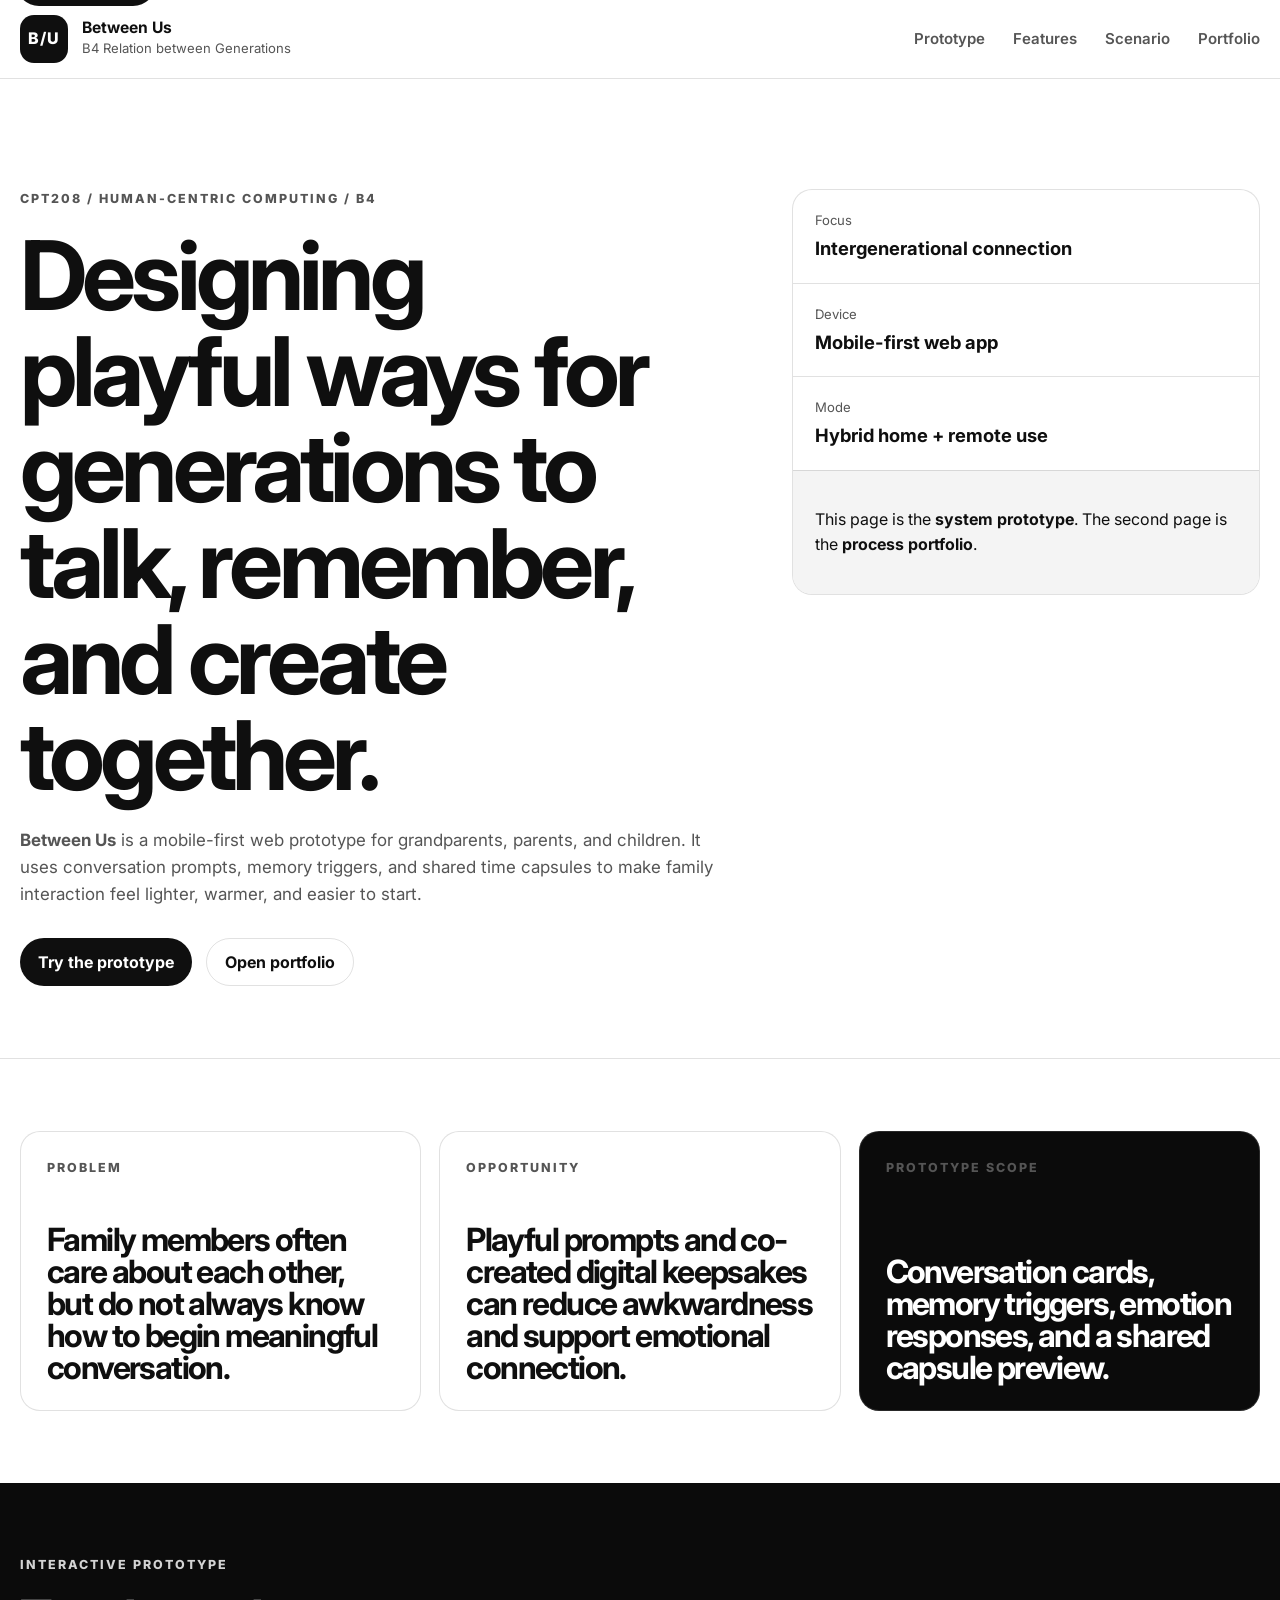
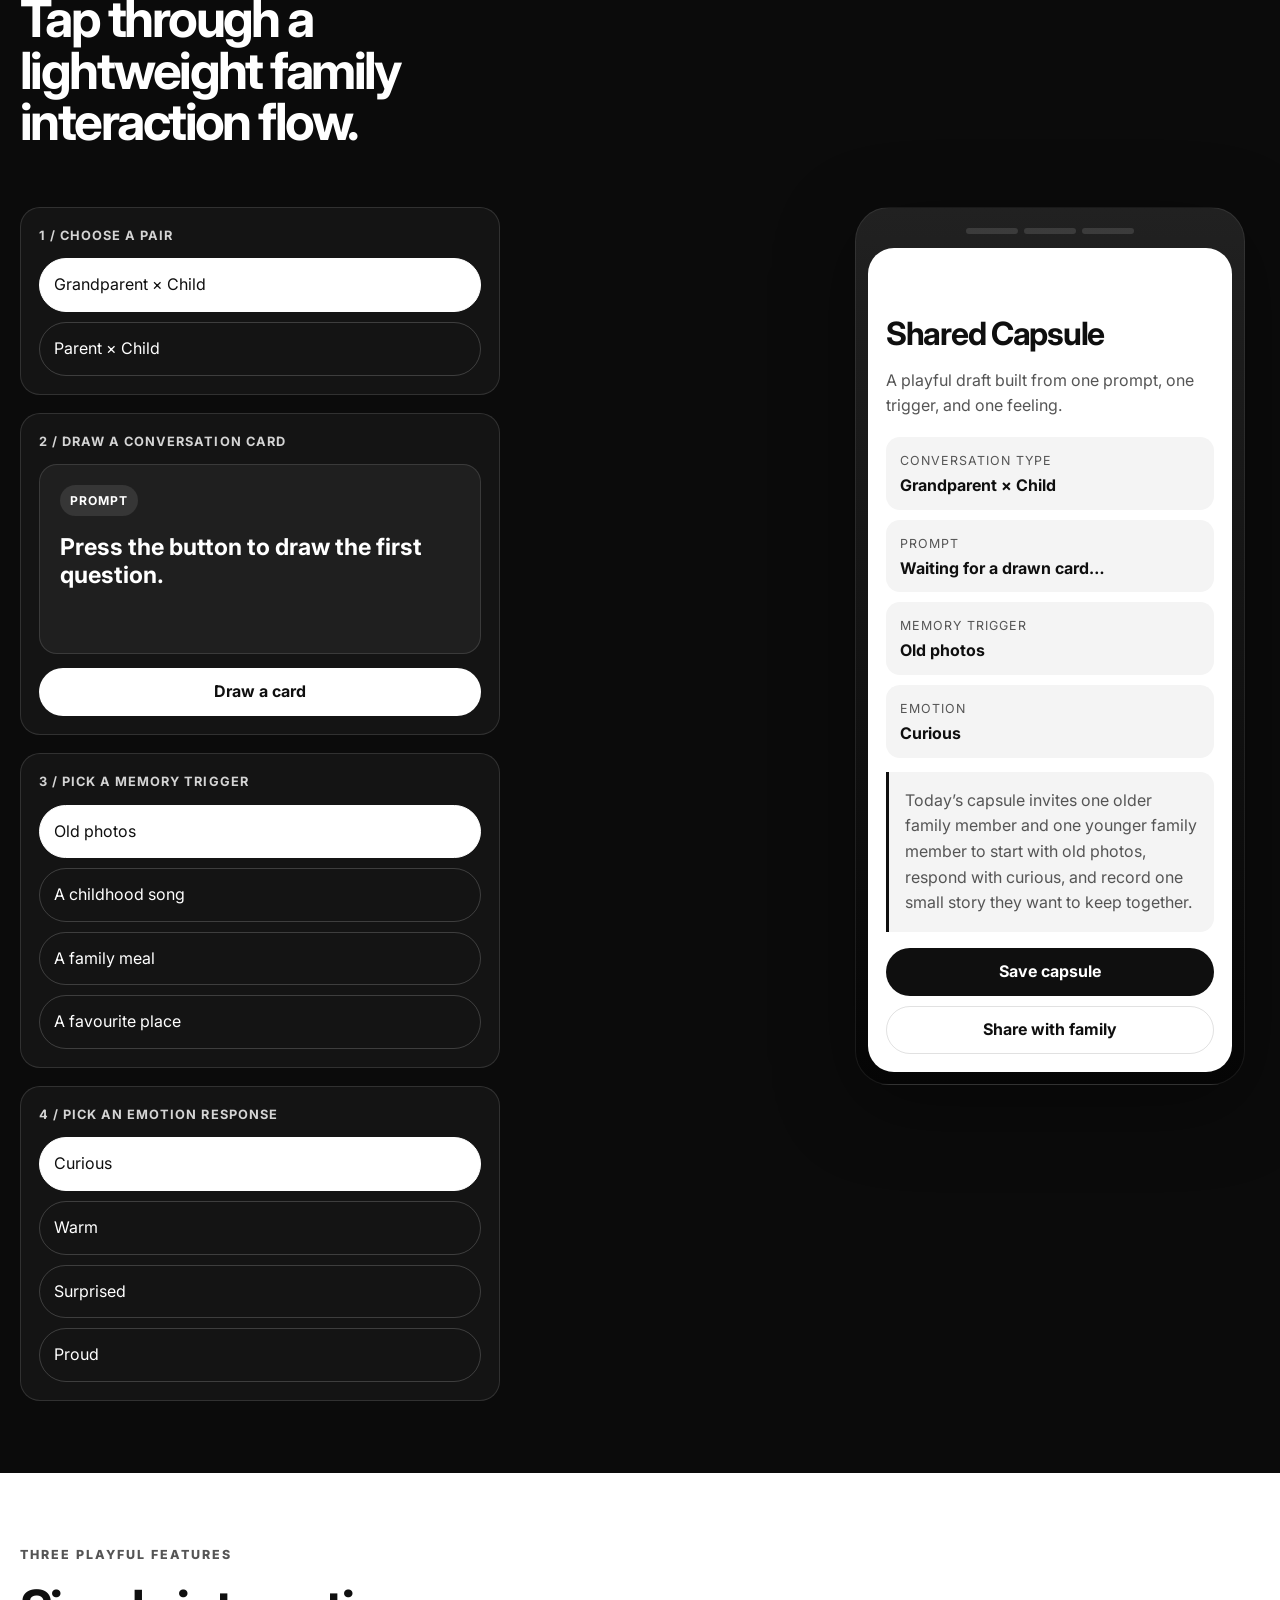
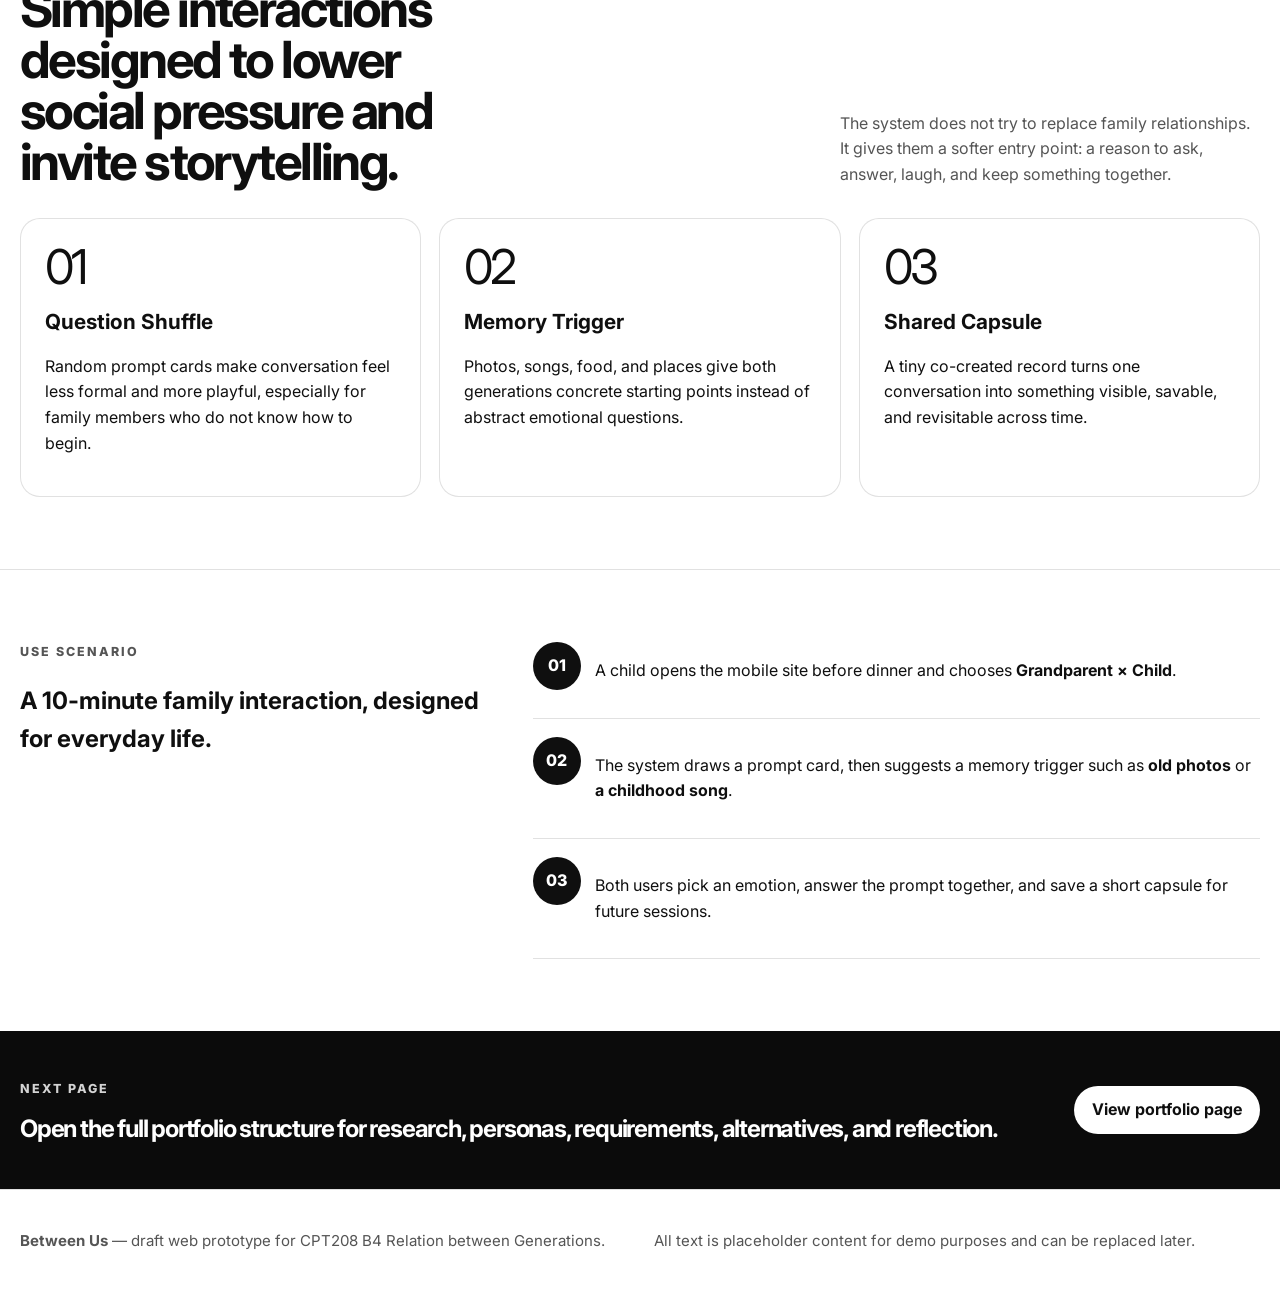
<file: index.html>
<!DOCTYPE html>
<html lang="en">
<head>
  <meta charset="utf-8">
  <meta name="viewport" content="width=device-width, initial-scale=1">
  <title>Between Us — B4 Relation between Generations</title>
  <meta name="description" content="A web prototype for playful intergenerational connection.">
  <link rel="preconnect" href="https://fonts.googleapis.com">
  <link rel="preconnect" href="https://fonts.gstatic.com" crossorigin>
  <link href="https://fonts.googleapis.com/css2?family=Inter:wght@400;500;600;700;800;900&display=swap" rel="stylesheet">
  <link rel="stylesheet" href="styles.css">
</head>
<body class="theme-light">
  <a class="skip-link" href="#main">Skip to content</a>

  <header class="site-header">
    <div class="wrap header-inner">
      <a class="brand" href="index.html" aria-label="Between Us home">
        <span class="brand-mark">B/U</span>
        <span class="brand-text">
          <strong>Between Us</strong>
          <span>B4 Relation between Generations</span>
        </span>
      </a>

      <button class="menu-toggle" type="button" aria-expanded="false" aria-controls="site-nav">
        <span></span>
        <span></span>
      </button>

      <nav class="site-nav" id="site-nav" aria-label="Primary">
        <a href="#prototype">Prototype</a>
        <a href="#features">Features</a>
        <a href="#scenario">Scenario</a>
        <a href="portfolio.html">Portfolio</a>
      </nav>
    </div>
  </header>

  <main id="main">
    <section class="hero section-xl">
      <div class="wrap hero-grid">
        <div class="hero-copy">
          <p class="eyebrow">CPT208 / HUMAN-CENTRIC COMPUTING / B4</p>
          <h1>Designing playful ways for generations to talk, remember, and create together.</h1>
          <p class="hero-text">
            <strong>Between Us</strong> is a mobile-first web prototype for grandparents, parents, and children.
            It uses conversation prompts, memory triggers, and shared time capsules to make family interaction
            feel lighter, warmer, and easier to start.
          </p>
          <div class="hero-actions">
            <a class="button button-dark" href="#prototype">Try the prototype</a>
            <a class="button button-outline" href="portfolio.html">Open portfolio</a>
          </div>
        </div>

        <div class="hero-panel">
          <div class="hero-stat">
            <span>Focus</span>
            <strong>Intergenerational connection</strong>
          </div>
          <div class="hero-stat">
            <span>Device</span>
            <strong>Mobile-first web app</strong>
          </div>
          <div class="hero-stat">
            <span>Mode</span>
            <strong>Hybrid home + remote use</strong>
          </div>
          <div class="hero-note">
            <p>This page is the <strong>system prototype</strong>. The second page is the <strong>process portfolio</strong>.</p>
          </div>
        </div>
      </div>
    </section>

    <section class="section border-top">
      <div class="wrap editorial-grid">
        <article class="editorial-card">
          <p class="eyebrow">Problem</p>
          <h2>Family members often care about each other, but do not always know how to begin meaningful conversation.</h2>
        </article>
        <article class="editorial-card">
          <p class="eyebrow">Opportunity</p>
          <h2>Playful prompts and co-created digital keepsakes can reduce awkwardness and support emotional connection.</h2>
        </article>
        <article class="editorial-card dark-card">
          <p class="eyebrow">Prototype scope</p>
          <h2>Conversation cards, memory triggers, emotion responses, and a shared capsule preview.</h2>
        </article>
      </div>
    </section>

    <section class="section section-dark" id="prototype">
      <div class="wrap prototype-shell">
        <div class="section-heading">
          <p class="eyebrow">Interactive prototype</p>
          <h2>Tap through a lightweight family interaction flow.</h2>
        </div>

        <div class="prototype-layout">
          <aside class="prototype-sidebar">
            <div class="proto-block">
              <p class="mini-label">1 / Choose a pair</p>
              <div class="toggle-group" role="tablist" aria-label="Relationship type">
                <button class="toggle-pill is-active" type="button" data-pair="grandparent">Grandparent × Child</button>
                <button class="toggle-pill" type="button" data-pair="parent">Parent × Child</button>
              </div>
            </div>

            <div class="proto-block">
              <p class="mini-label">2 / Draw a conversation card</p>
              <div class="card-deck" id="question-card" aria-live="polite">
                <span class="card-tag">Prompt</span>
                <h3>Press the button to draw the first question.</h3>
              </div>
              <button class="button button-light button-full" id="draw-question" type="button">Draw a card</button>
            </div>

            <div class="proto-block">
              <p class="mini-label">3 / Pick a memory trigger</p>
              <div class="choice-grid" id="memory-triggers">
                <button class="choice-chip is-active" type="button" data-trigger="Old photos">Old photos</button>
                <button class="choice-chip" type="button" data-trigger="A childhood song">A childhood song</button>
                <button class="choice-chip" type="button" data-trigger="A family meal">A family meal</button>
                <button class="choice-chip" type="button" data-trigger="A favourite place">A favourite place</button>
              </div>
            </div>

            <div class="proto-block">
              <p class="mini-label">4 / Pick an emotion response</p>
              <div class="choice-grid" id="emotion-choices">
                <button class="choice-chip is-active" type="button" data-emotion="Curious">Curious</button>
                <button class="choice-chip" type="button" data-emotion="Warm">Warm</button>
                <button class="choice-chip" type="button" data-emotion="Surprised">Surprised</button>
                <button class="choice-chip" type="button" data-emotion="Proud">Proud</button>
              </div>
            </div>
          </aside>

          <div class="phone-preview">
            <div class="phone-frame">
              <div class="phone-topbar">
                <span></span>
                <span></span>
                <span></span>
              </div>

              <section class="app-screen">
                <div class="app-header">
                  <p class="mini-label" id="pair-label">Grandparent × Child</p>
                  <h3>Shared Capsule</h3>
                  <p>A playful draft built from one prompt, one trigger, and one feeling.</p>
                </div>

                <div class="capsule-preview">
                  <div class="capsule-line">
                    <span>Conversation type</span>
                    <strong id="capsule-pair">Grandparent × Child</strong>
                  </div>
                  <div class="capsule-line">
                    <span>Prompt</span>
                    <strong id="capsule-question">Waiting for a drawn card…</strong>
                  </div>
                  <div class="capsule-line">
                    <span>Memory trigger</span>
                    <strong id="capsule-trigger">Old photos</strong>
                  </div>
                  <div class="capsule-line">
                    <span>Emotion</span>
                    <strong id="capsule-emotion">Curious</strong>
                  </div>
                </div>

                <div class="micro-story" id="micro-story">
                  Today’s capsule invites one older family member and one younger family member to start with old photos,
                  respond with curiosity, and record a small story they want to keep.
                </div>

                <div class="screen-actions">
                  <button class="button button-dark button-full" type="button">Save capsule</button>
                  <button class="button button-ghost button-full" type="button">Share with family</button>
                </div>
              </section>
            </div>
          </div>
        </div>
      </div>
    </section>

    <section class="section" id="features">
      <div class="wrap">
        <div class="section-heading split-heading">
          <div>
            <p class="eyebrow">Three playful features</p>
            <h2>Simple interactions designed to lower social pressure and invite storytelling.</h2>
          </div>
          <p class="section-copy">
            The system does not try to replace family relationships. It gives them a softer entry point:
            a reason to ask, answer, laugh, and keep something together.
          </p>
        </div>

        <div class="feature-grid">
          <article class="feature-card">
            <p class="feature-index">01</p>
            <h3>Question Shuffle</h3>
            <p>Random prompt cards make conversation feel less formal and more playful, especially for family members who do not know how to begin.</p>
          </article>
          <article class="feature-card">
            <p class="feature-index">02</p>
            <h3>Memory Trigger</h3>
            <p>Photos, songs, food, and places give both generations concrete starting points instead of abstract emotional questions.</p>
          </article>
          <article class="feature-card">
            <p class="feature-index">03</p>
            <h3>Shared Capsule</h3>
            <p>A tiny co-created record turns one conversation into something visible, savable, and revisitable across time.</p>
          </article>
        </div>
      </div>
    </section>

    <section class="section border-top" id="scenario">
      <div class="wrap scenario-grid">
        <div>
          <p class="eyebrow">Use scenario</p>
          <h2>A 10-minute family interaction, designed for everyday life.</h2>
        </div>
        <div class="scenario-steps">
          <article>
            <span>01</span>
            <p>A child opens the mobile site before dinner and chooses <strong>Grandparent × Child</strong>.</p>
          </article>
          <article>
            <span>02</span>
            <p>The system draws a prompt card, then suggests a memory trigger such as <strong>old photos</strong> or <strong>a childhood song</strong>.</p>
          </article>
          <article>
            <span>03</span>
            <p>Both users pick an emotion, answer the prompt together, and save a short capsule for future sessions.</p>
          </article>
        </div>
      </div>
    </section>

    <section class="section section-dark section-compact">
      <div class="wrap cta-band">
        <div>
          <p class="eyebrow">Next page</p>
          <h2>Open the full portfolio structure for research, personas, requirements, alternatives, and reflection.</h2>
        </div>
        <a class="button button-light" href="portfolio.html">View portfolio page</a>
      </div>
    </section>
  </main>

  <footer class="site-footer">
    <div class="wrap footer-grid">
      <p><strong>Between Us</strong> — draft web prototype for CPT208 B4 Relation between Generations.</p>
      <p>All text is placeholder content for demo purposes and can be replaced later.</p>
    </div>
  </footer>

  <script src="scripts.js"></script>
</body>
</html>
</file>
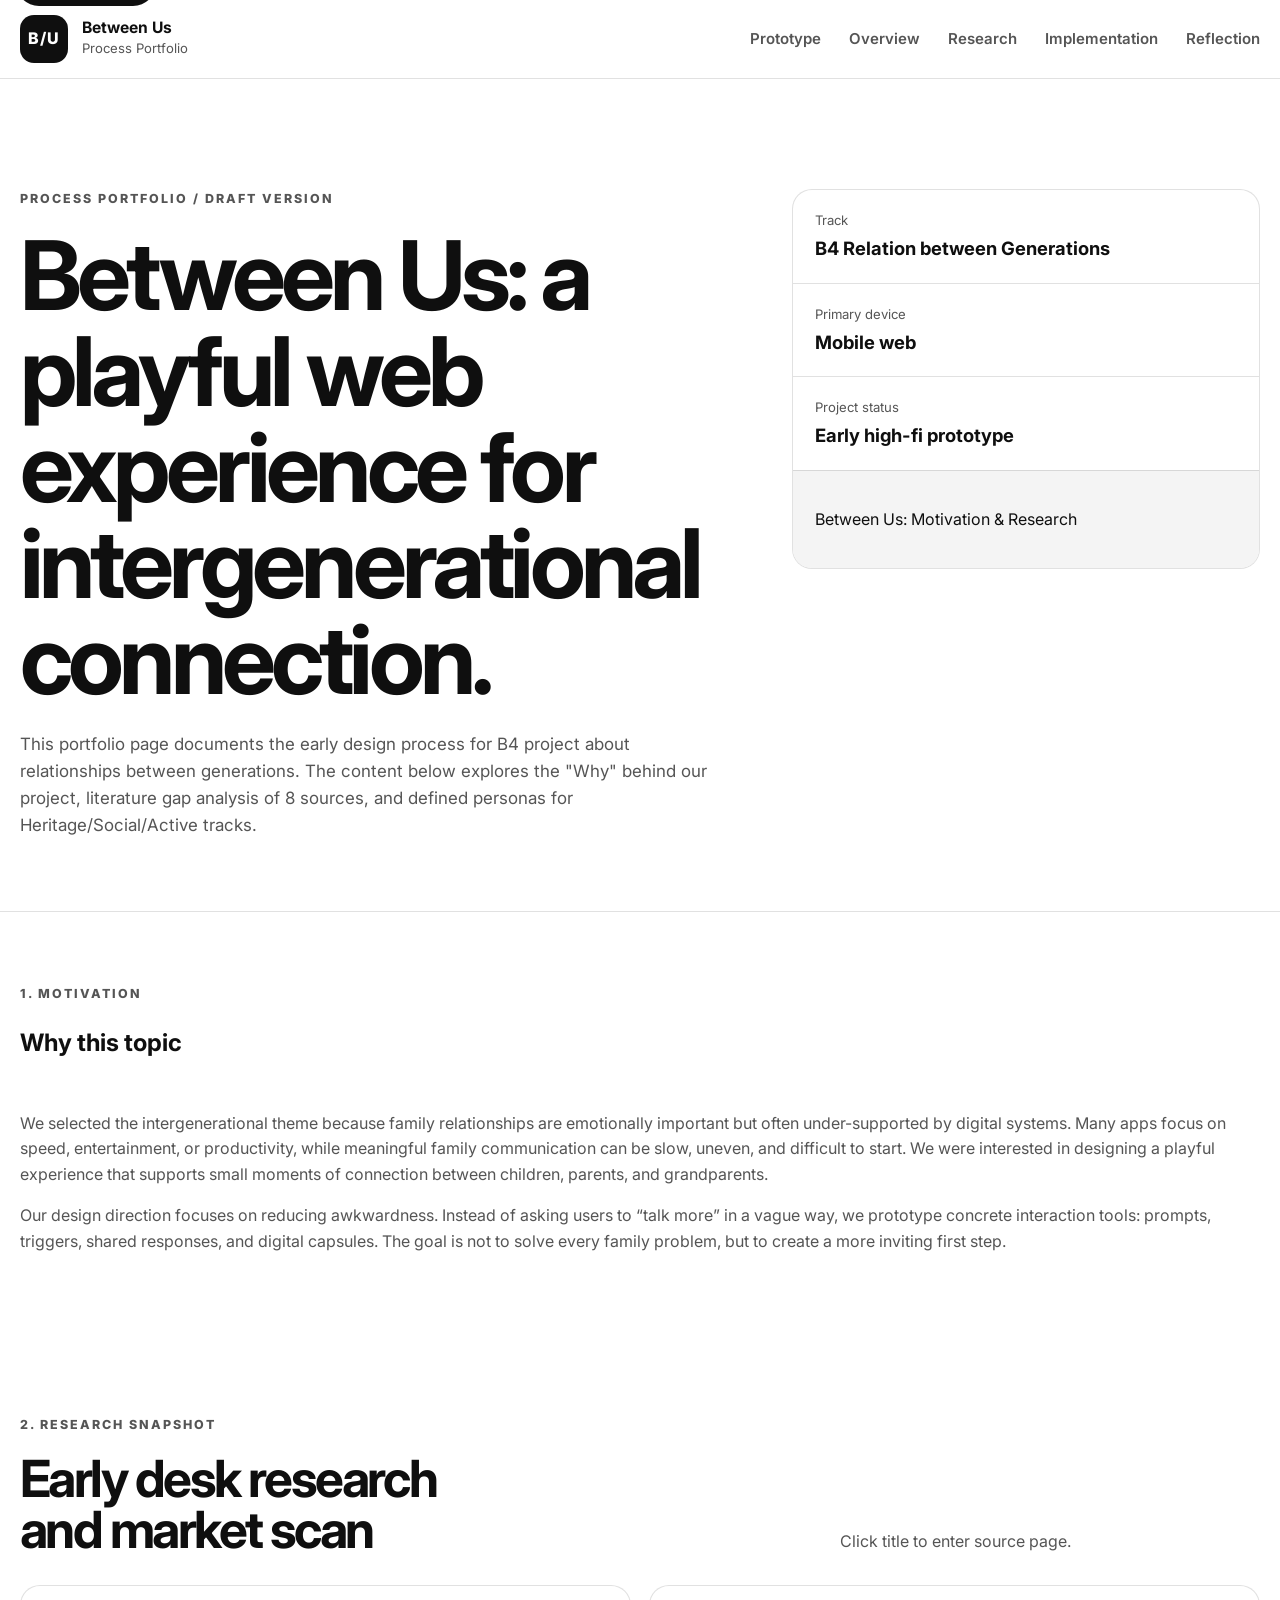
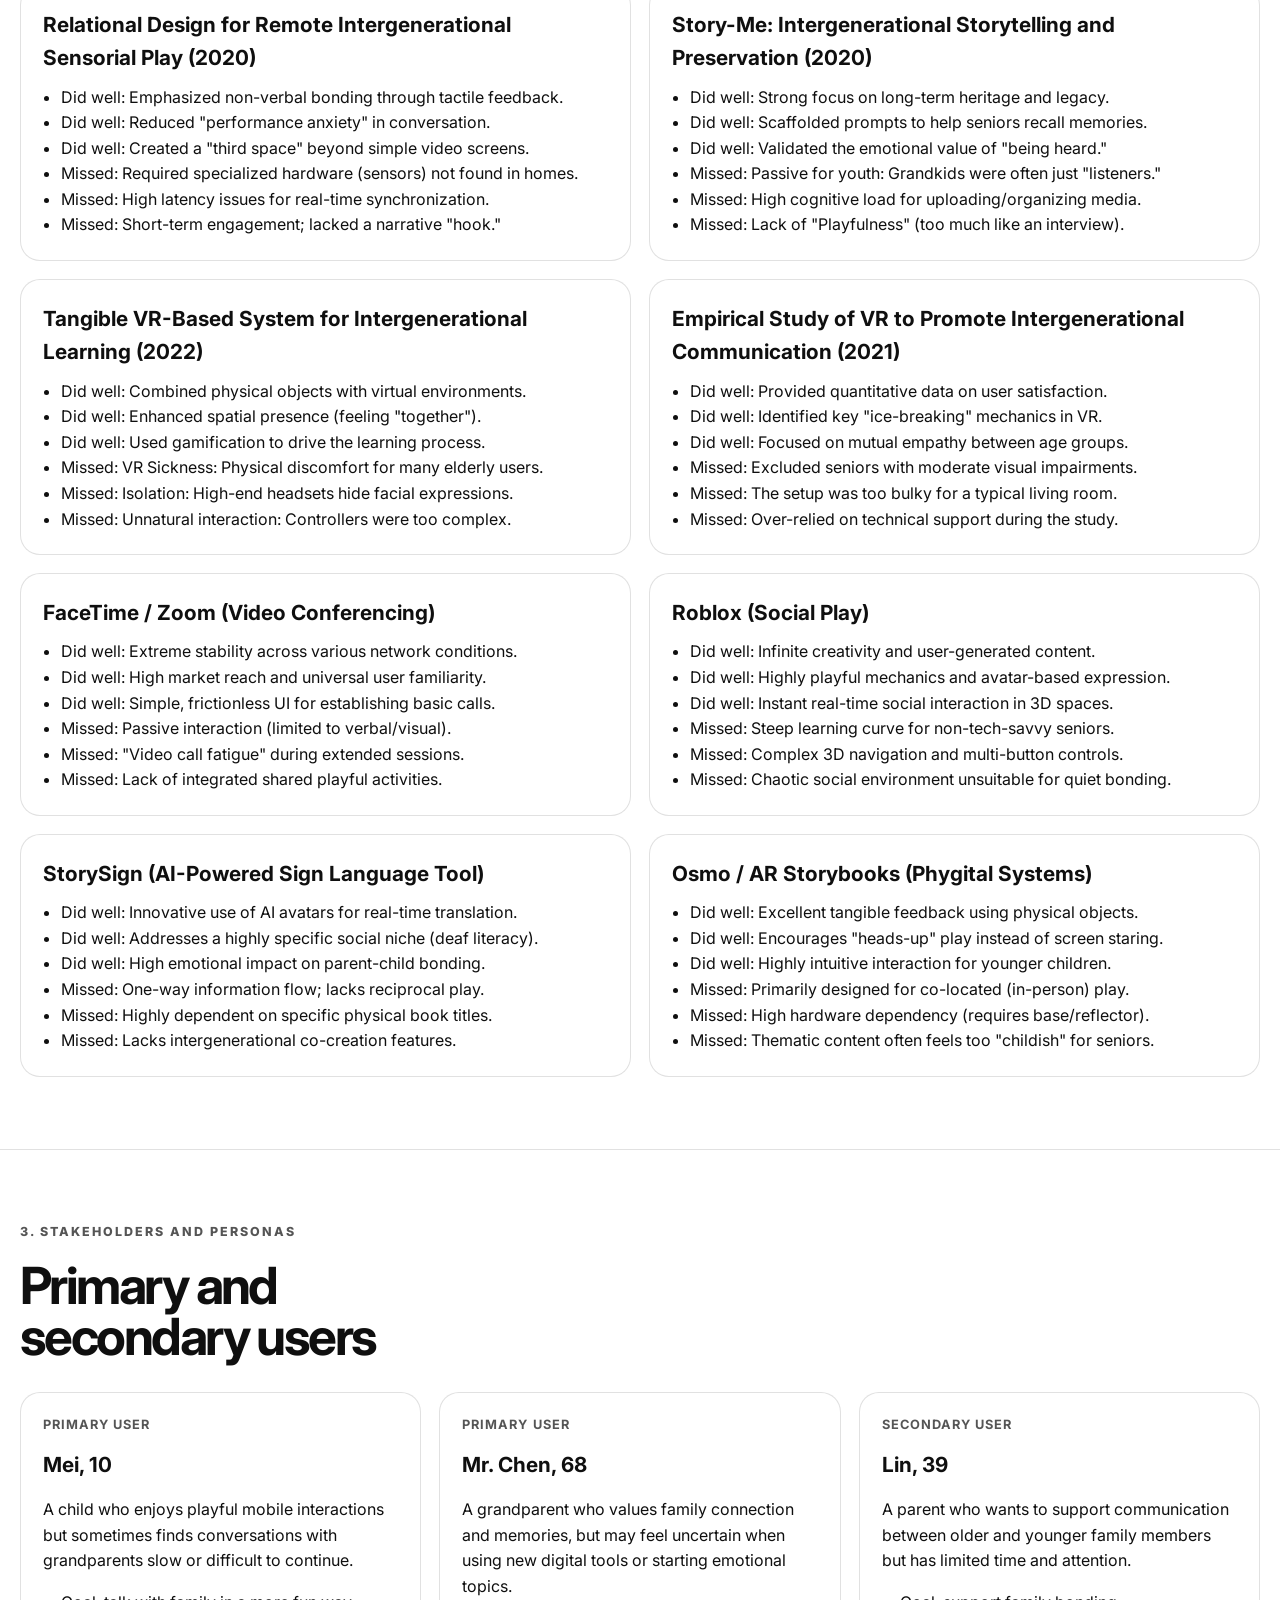
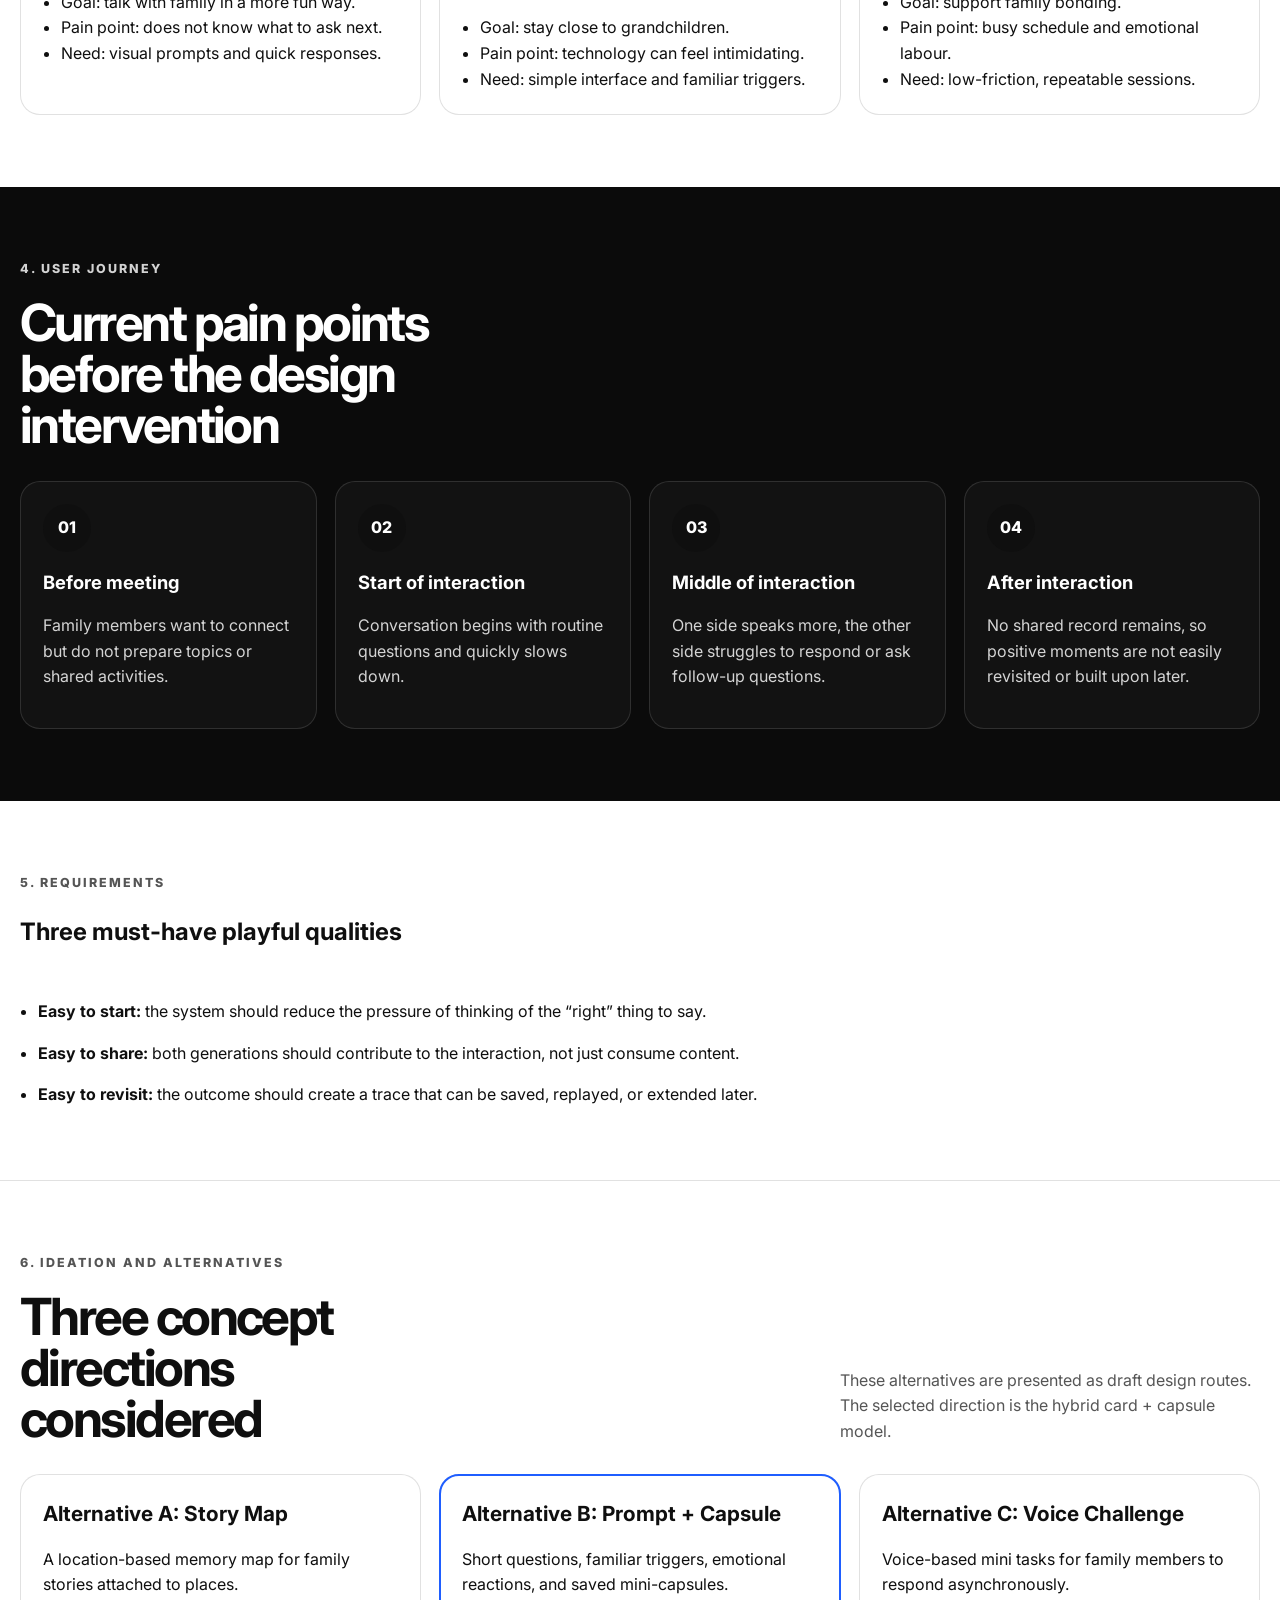
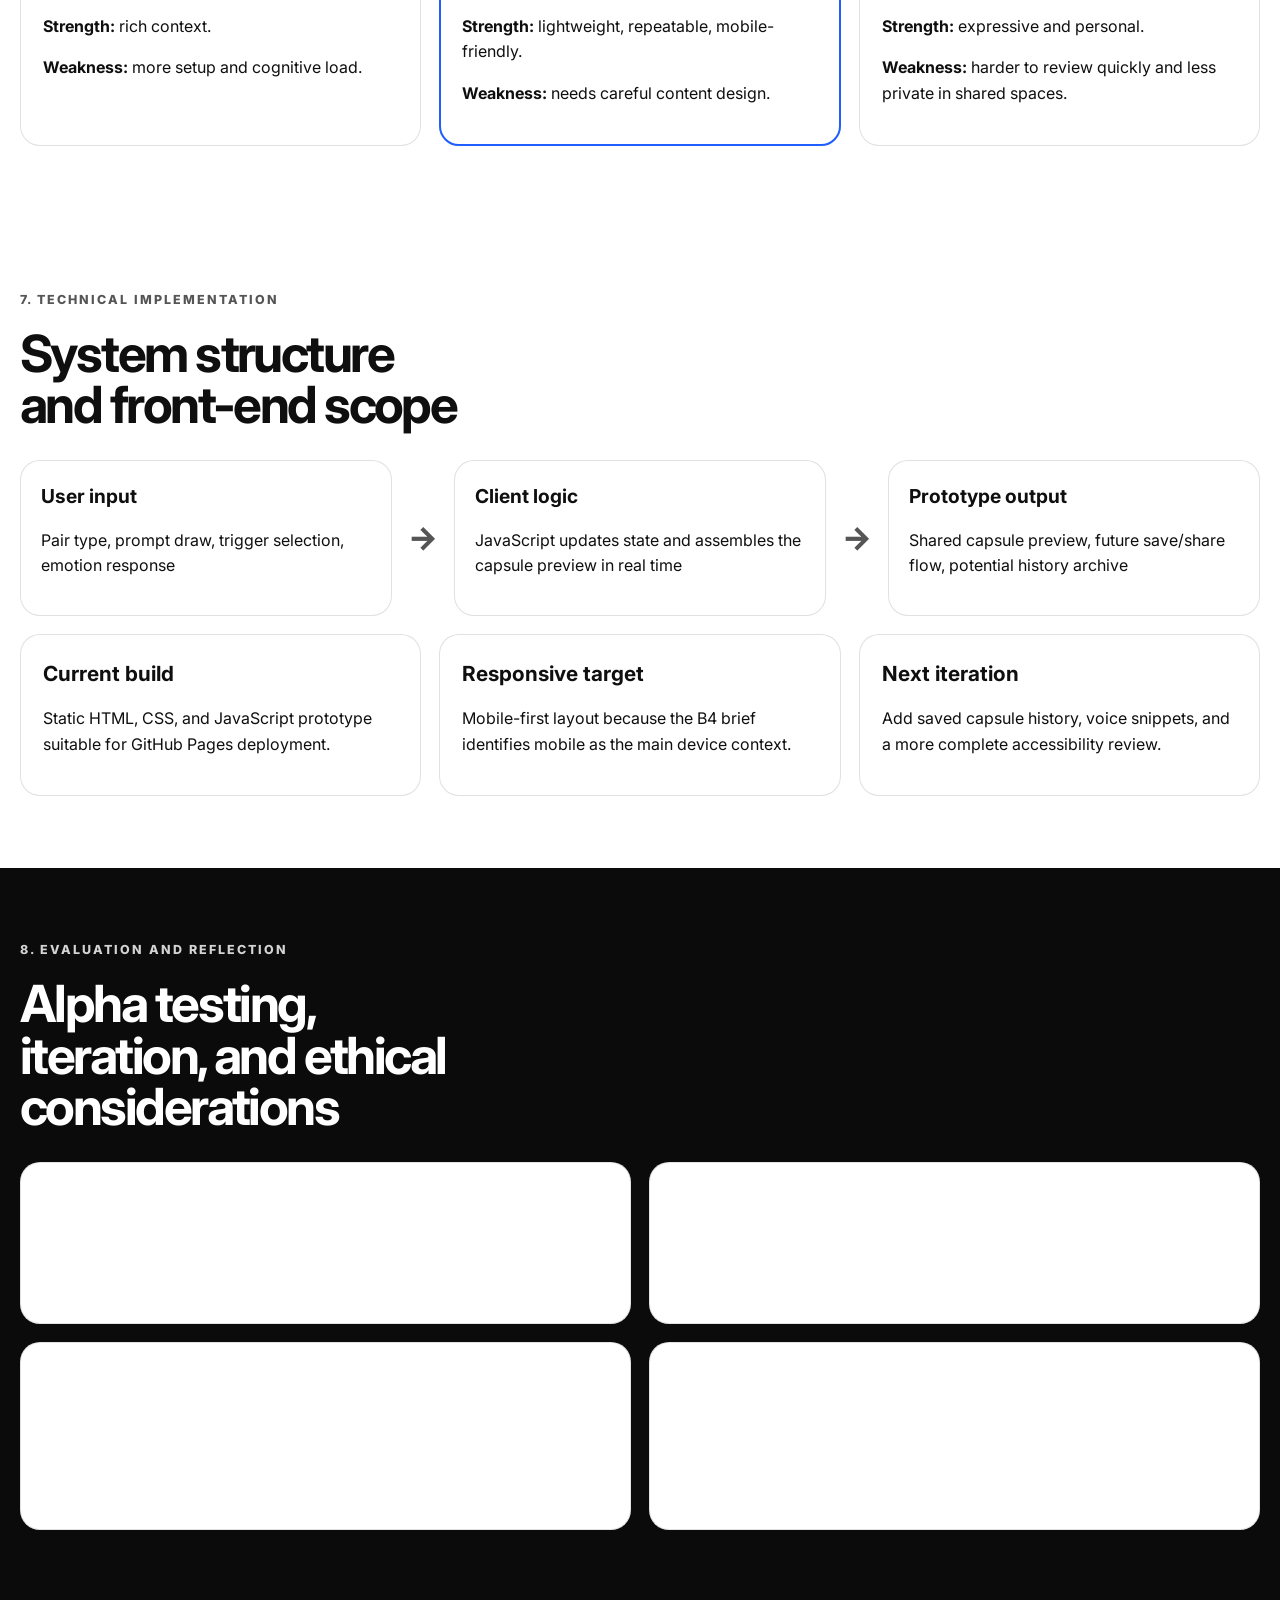
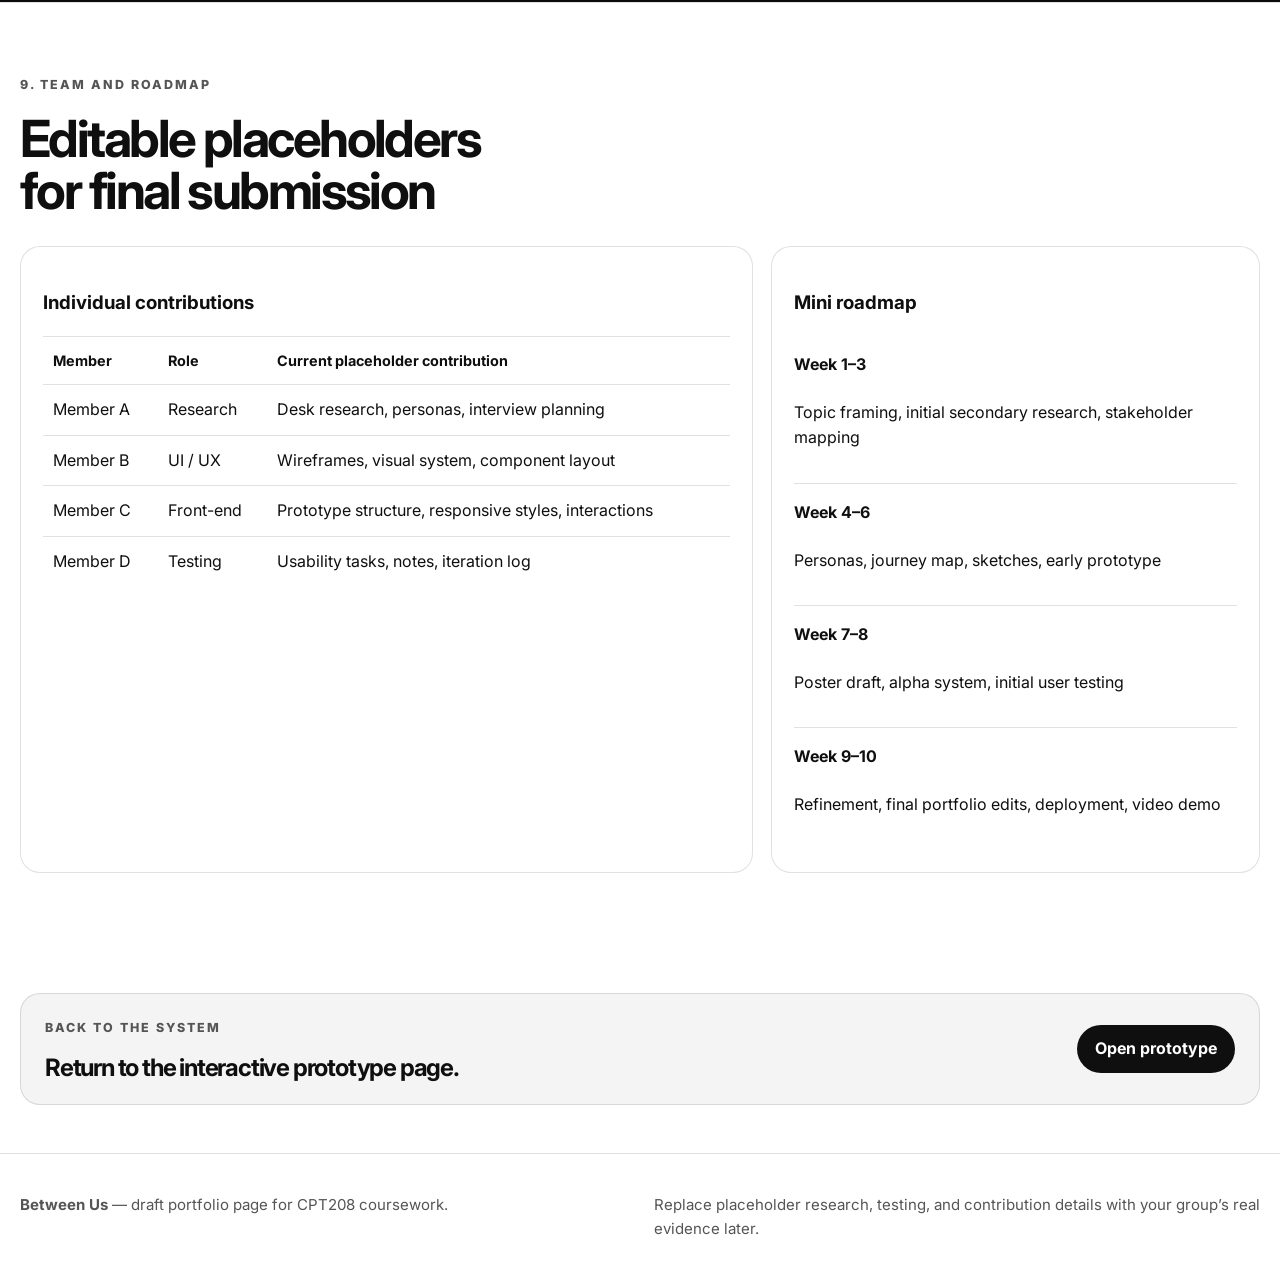
<file: portfolio.html>
<!DOCTYPE html>
<html lang="en">
<head>
  <meta charset="utf-8">
  <meta name="viewport" content="width=device-width, initial-scale=1">
  <title>Between Us — Process Portfolio</title>
  <meta name="description" content="Process portfolio for an intergenerational playful experience design project.">
  <link rel="preconnect" href="https://fonts.googleapis.com">
  <link rel="preconnect" href="https://fonts.gstatic.com" crossorigin>
  <link href="https://fonts.googleapis.com/css2?family=Inter:wght@400;500;600;700;800;900&display=swap" rel="stylesheet">
  <link rel="stylesheet" href="styles.css">
</head>
<body class="theme-light">
  <a class="skip-link" href="#main">Skip to content</a>

  <header class="site-header">
    <div class="wrap header-inner">
      <a class="brand" href="index.html" aria-label="Between Us home">
        <span class="brand-mark">B/U</span>
        <span class="brand-text">
          <strong>Between Us</strong>
          <span>Process Portfolio</span>
        </span>
      </a>

      <button class="menu-toggle" type="button" aria-expanded="false" aria-controls="site-nav">
        <span></span>
        <span></span>
      </button>

      <nav class="site-nav" id="site-nav" aria-label="Primary">
        <a href="index.html">Prototype</a>
        <a href="#overview">Overview</a>
        <a href="#research">Research</a>
        <a href="#implementation">Implementation</a>
        <a href="#reflection">Reflection</a>
      </nav>
    </div>
  </header>

  <main id="main">
    <section class="hero section-xl portfolio-hero">
      <div class="wrap hero-grid">
        <div class="hero-copy">
          <p class="eyebrow">PROCESS PORTFOLIO / DRAFT VERSION</p>
          <h1>Between Us: a playful web experience for intergenerational connection.</h1>
          <p class="hero-text">
            This portfolio page documents the early design process for B4 project about relationships
            between generations. The content below explores the "Why" behind our project, literature gap analysis of 8 sources, and defined personas for Heritage/Social/Active tracks.
          </p>
        </div>

        <div class="hero-panel">
          <div class="hero-stat">
            <span>Track</span>
            <strong>B4 Relation between Generations</strong>
          </div>
          <div class="hero-stat">
            <span>Primary device</span>
            <strong>Mobile web</strong>
          </div>
          <div class="hero-stat">
            <span>Project status</span>
            <strong>Early high-fi prototype</strong>
          </div>
          <div class="hero-note">
            <p>Between Us: Motivation & Research</p>
          </div>
        </div>
      </div>
    </section>

    <section class="section border-top" id="overview">
      <div class="wrap two-column">
        <div>
          <p class="eyebrow">1. Motivation</p>
          <h2>Why this topic</h2>
        </div>
        <div class="body-copy">
          <p>
            We selected the intergenerational theme because family relationships are emotionally important but often under-supported by digital systems.
            Many apps focus on speed, entertainment, or productivity, while meaningful family communication can be slow, uneven, and difficult to start.
            We were interested in designing a playful experience that supports small moments of connection between children, parents, and grandparents.
          </p>
          <p>
            Our design direction focuses on reducing awkwardness. Instead of asking users to “talk more” in a vague way, we prototype concrete interaction tools:
            prompts, triggers, shared responses, and digital capsules. The goal is not to solve every family problem, but to create a more inviting first step.
          </p>
        </div>
      </div>
    </section>

    <section class="section" id="research">
      <div class="wrap">
        <div class="section-heading split-heading">
          <div>
            <p class="eyebrow">2. Research snapshot</p>
            <h2>Early desk research and market scan</h2>
          </div>
          <p class="section-copy">
            Click title to enter source page.
          </p>
        </div>

        <div class="research-grid">
          <article class="research-card">
            <h3><a href="https://dl.acm.org/doi/10.1145/3357236.3395460" target="_blank" style="text-decoration: none; color: inherit;">Relational Design for Remote Intergenerational Sensorial Play (2020)</a></h3>
            <ul>
              <li>Did well: Emphasized non-verbal bonding through tactile feedback.</li>
              <li>Did well: Reduced "performance anxiety" in conversation.</li>
              <li>Did well: Created a "third space" beyond simple video screens.</li>
              <li>Missed: Required specialized hardware (sensors) not found in homes.</li>
              <li>Missed: High latency issues for real-time synchronization.</li>
              <li>Missed: Short-term engagement; lacked a narrative "hook."</li>
            </ul>
          </article>
        
          <article class="research-card">
            <h3><a href="https://dl.acm.org/doi/10.1145/3313831.3376378" target="_blank" style="text-decoration: none; color: inherit;">Story-Me: Intergenerational Storytelling and Preservation (2020)</a></h3>
            <ul>
              <li>Did well: Strong focus on long-term heritage and legacy.</li>
              <li>Did well: Scaffolded prompts to help seniors recall memories.</li>
              <li>Did well: Validated the emotional value of "being heard."</li>
              <li>Missed: Passive for youth: Grandkids were often just "listeners."</li>
              <li>Missed: High cognitive load for uploading/organizing media.</li>
              <li>Missed: Lack of "Playfulness" (too much like an interview).</li>
            </ul>
          </article>
        
          <article class="research-card">
            <h3><a href="https://www.mdpi.com/2071-1050/14/10/6067" target="_blank" style="text-decoration: none; color: inherit;">Tangible VR-Based System for Intergenerational Learning (2022)</a></h3>
            <ul>
              <li>Did well: Combined physical objects with virtual environments.</li>
              <li>Did well: Enhanced spatial presence (feeling "together").</li>
              <li>Did well: Used gamification to drive the learning process.</li>
              <li>Missed: VR Sickness: Physical discomfort for many elderly users.</li>
              <li>Missed: Isolation: High-end headsets hide facial expressions.</li>
              <li>Missed: Unnatural interaction: Controllers were too complex.</li>
            </ul>
          </article>
        
          <article class="research-card">
            <h3><a href="https://www.mdpi.com/2071-1050/14/6/3213" target="_blank" style="text-decoration: none; color: inherit;">Empirical Study of VR to Promote Intergenerational Communication (2021)</a></h3>
            <ul>
              <li>Did well: Provided quantitative data on user satisfaction.</li>
              <li>Did well: Identified key "ice-breaking" mechanics in VR.</li>
              <li>Did well: Focused on mutual empathy between age groups.</li>
              <li>Missed: Excluded seniors with moderate visual impairments.</li>
              <li>Missed: The setup was too bulky for a typical living room.</li>
              <li>Missed: Over-relied on technical support during the study.</li>
            </ul>
          </article>
        
          <article class="research-card">
            <h3>FaceTime / Zoom (Video Conferencing)</h3>
            <ul>
              <li>Did well: Extreme stability across various network conditions.</li>
              <li>Did well: High market reach and universal user familiarity.</li>
              <li>Did well: Simple, frictionless UI for establishing basic calls.</li>
              <li>Missed: Passive interaction (limited to verbal/visual).</li>
              <li>Missed: "Video call fatigue" during extended sessions.</li>
              <li>Missed: Lack of integrated shared playful activities.</li>
            </ul>
          </article>
        
          <article class="research-card">
            <h3>Roblox (Social Play)</h3>
            <ul>
              <li>Did well: Infinite creativity and user-generated content.</li>
              <li>Did well: Highly playful mechanics and avatar-based expression.</li>
              <li>Did well: Instant real-time social interaction in 3D spaces.</li>
              <li>Missed: Steep learning curve for non-tech-savvy seniors.</li>
              <li>Missed: Complex 3D navigation and multi-button controls.</li>
              <li>Missed: Chaotic social environment unsuitable for quiet bonding.</li>
            </ul>
          </article>
        
          <article class="research-card">
            <h3>StorySign (AI-Powered Sign Language Tool)</h3>
            <ul>
              <li>Did well: Innovative use of AI avatars for real-time translation.</li>
              <li>Did well: Addresses a highly specific social niche (deaf literacy).</li>
              <li>Did well: High emotional impact on parent-child bonding.</li>
              <li>Missed: One-way information flow; lacks reciprocal play.</li>
              <li>Missed: Highly dependent on specific physical book titles.</li>
              <li>Missed: Lacks intergenerational co-creation features.</li>
            </ul>
          </article>
        
          <article class="research-card">
            <h3>Osmo / AR Storybooks (Phygital Systems)</h3>
            <ul>
              <li>Did well: Excellent tangible feedback using physical objects.</li>
              <li>Did well: Encourages "heads-up" play instead of screen staring.</li>
              <li>Did well: Highly intuitive interaction for younger children.</li>
              <li>Missed: Primarily designed for co-located (in-person) play.</li>
              <li>Missed: High hardware dependency (requires base/reflector).</li>
              <li>Missed: Thematic content often feels too "childish" for seniors.</li>
            </ul>
          </article>
        </div>
      </div>
    </section>

    <section class="section border-top">
      <div class="wrap">
        <div class="section-heading">
          <p class="eyebrow">3. Stakeholders and personas</p>
          <h2>Primary and secondary users</h2>
        </div>

        <div class="persona-grid">
          <article class="persona-card">
            <p class="mini-label">Primary user</p>
            <h3>Mei, 10</h3>
            <p>A child who enjoys playful mobile interactions but sometimes finds conversations with grandparents slow or difficult to continue.</p>
            <ul>
              <li>Goal: talk with family in a more fun way.</li>
              <li>Pain point: does not know what to ask next.</li>
              <li>Need: visual prompts and quick responses.</li>
            </ul>
          </article>

          <article class="persona-card">
            <p class="mini-label">Primary user</p>
            <h3>Mr. Chen, 68</h3>
            <p>A grandparent who values family connection and memories, but may feel uncertain when using new digital tools or starting emotional topics.</p>
            <ul>
              <li>Goal: stay close to grandchildren.</li>
              <li>Pain point: technology can feel intimidating.</li>
              <li>Need: simple interface and familiar triggers.</li>
            </ul>
          </article>

          <article class="persona-card">
            <p class="mini-label">Secondary user</p>
            <h3>Lin, 39</h3>
            <p>A parent who wants to support communication between older and younger family members but has limited time and attention.</p>
            <ul>
              <li>Goal: support family bonding.</li>
              <li>Pain point: busy schedule and emotional labour.</li>
              <li>Need: low-friction, repeatable sessions.</li>
            </ul>
          </article>
        </div>
      </div>
    </section>

    <section class="section section-dark">
      <div class="wrap">
        <div class="section-heading">
          <p class="eyebrow">4. User journey</p>
          <h2>Current pain points before the design intervention</h2>
        </div>

        <div class="journey-grid">
          <article class="journey-step">
            <span>01</span>
            <h3>Before meeting</h3>
            <p>Family members want to connect but do not prepare topics or shared activities.</p>
          </article>
          <article class="journey-step">
            <span>02</span>
            <h3>Start of interaction</h3>
            <p>Conversation begins with routine questions and quickly slows down.</p>
          </article>
          <article class="journey-step">
            <span>03</span>
            <h3>Middle of interaction</h3>
            <p>One side speaks more, the other side struggles to respond or ask follow-up questions.</p>
          </article>
          <article class="journey-step">
            <span>04</span>
            <h3>After interaction</h3>
            <p>No shared record remains, so positive moments are not easily revisited or built upon later.</p>
          </article>
        </div>
      </div>
    </section>

    <section class="section">
      <div class="wrap two-column">
        <div>
          <p class="eyebrow">5. Requirements</p>
          <h2>Three must-have playful qualities</h2>
        </div>
        <div class="body-copy">
          <ul class="requirement-list">
            <li><strong>Easy to start:</strong> the system should reduce the pressure of thinking of the “right” thing to say.</li>
            <li><strong>Easy to share:</strong> both generations should contribute to the interaction, not just consume content.</li>
            <li><strong>Easy to revisit:</strong> the outcome should create a trace that can be saved, replayed, or extended later.</li>
          </ul>
        </div>
      </div>
    </section>

    <section class="section border-top">
      <div class="wrap">
        <div class="section-heading split-heading">
          <div>
            <p class="eyebrow">6. Ideation and alternatives</p>
            <h2>Three concept directions considered</h2>
          </div>
          <p class="section-copy">
            These alternatives are presented as draft design routes. The selected direction is the hybrid card + capsule model.
          </p>
        </div>

        <div class="alternatives-grid">
          <article class="alt-card">
            <h3>Alternative A: Story Map</h3>
            <p>A location-based memory map for family stories attached to places.</p>
            <p><strong>Strength:</strong> rich context.</p>
            <p><strong>Weakness:</strong> more setup and cognitive load.</p>
          </article>
          <article class="alt-card alt-selected">
            <h3>Alternative B: Prompt + Capsule</h3>
            <p>Short questions, familiar triggers, emotional reactions, and saved mini-capsules.</p>
            <p><strong>Strength:</strong> lightweight, repeatable, mobile-friendly.</p>
            <p><strong>Weakness:</strong> needs careful content design.</p>
          </article>
          <article class="alt-card">
            <h3>Alternative C: Voice Challenge</h3>
            <p>Voice-based mini tasks for family members to respond asynchronously.</p>
            <p><strong>Strength:</strong> expressive and personal.</p>
            <p><strong>Weakness:</strong> harder to review quickly and less private in shared spaces.</p>
          </article>
        </div>
      </div>
    </section>

    <section class="section" id="implementation">
      <div class="wrap">
        <div class="section-heading">
          <p class="eyebrow">7. Technical implementation</p>
          <h2>System structure and front-end scope</h2>
        </div>

        <div class="architecture-box">
          <div class="arch-node">
            <h3>User input</h3>
            <p>Pair type, prompt draw, trigger selection, emotion response</p>
          </div>
          <div class="arch-arrow">→</div>
          <div class="arch-node">
            <h3>Client logic</h3>
            <p>JavaScript updates state and assembles the capsule preview in real time</p>
          </div>
          <div class="arch-arrow">→</div>
          <div class="arch-node">
            <h3>Prototype output</h3>
            <p>Shared capsule preview, future save/share flow, potential history archive</p>
          </div>
        </div>

        <div class="implementation-grid">
          <article class="implementation-card">
            <h3>Current build</h3>
            <p>Static HTML, CSS, and JavaScript prototype suitable for GitHub Pages deployment.</p>
          </article>
          <article class="implementation-card">
            <h3>Responsive target</h3>
            <p>Mobile-first layout because the B4 brief identifies mobile as the main device context.</p>
          </article>
          <article class="implementation-card">
            <h3>Next iteration</h3>
            <p>Add saved capsule history, voice snippets, and a more complete accessibility review.</p>
          </article>
        </div>
      </div>
    </section>

    <section class="section section-dark" id="reflection">
      <div class="wrap">
        <div class="section-heading">
          <p class="eyebrow">8. Evaluation and reflection</p>
          <h2>Alpha testing, iteration, and ethical considerations</h2>
        </div>

        <div class="reflection-grid">
          <article class="reflection-card">
            <h3>Usability testing plan</h3>
            <p>Test the alpha prototype with three users from mixed age groups and observe whether they can understand the flow without explanation.</p>
          </article>
          <article class="reflection-card">
            <h3>Before / after iteration</h3>
            <p>Example change: reduce visual clutter, increase text contrast, and simplify the “save capsule” action into one clear CTA.</p>
          </article>
          <article class="reflection-card">
            <h3>Social and ethical reflection</h3>
            <p>The design should not force emotional disclosure. It should allow users to skip prompts, control sharing, and avoid making family intimacy feel performative.</p>
          </article>
          <article class="reflection-card">
            <h3>AI use reflection</h3>
            <p>This draft prototype uses AI-assisted front-end scaffolding. The final portfolio should document prompts, verification steps, and accessibility checks.</p>
          </article>
        </div>
      </div>
    </section>

    <section class="section border-top">
      <div class="wrap">
        <div class="section-heading">
          <p class="eyebrow">9. Team and roadmap</p>
          <h2>Editable placeholders for final submission</h2>
        </div>

        <div class="team-grid">
          <div class="table-card">
            <h3>Individual contributions</h3>
            <table>
              <thead>
                <tr>
                  <th>Member</th>
                  <th>Role</th>
                  <th>Current placeholder contribution</th>
                </tr>
              </thead>
              <tbody>
                <tr>
                  <td>Member A</td>
                  <td>Research</td>
                  <td>Desk research, personas, interview planning</td>
                </tr>
                <tr>
                  <td>Member B</td>
                  <td>UI / UX</td>
                  <td>Wireframes, visual system, component layout</td>
                </tr>
                <tr>
                  <td>Member C</td>
                  <td>Front-end</td>
                  <td>Prototype structure, responsive styles, interactions</td>
                </tr>
                <tr>
                  <td>Member D</td>
                  <td>Testing</td>
                  <td>Usability tasks, notes, iteration log</td>
                </tr>
              </tbody>
            </table>
          </div>

          <div class="timeline-card">
            <h3>Mini roadmap</h3>
            <div class="timeline-item">
              <span>Week 1–3</span>
              <p>Topic framing, initial secondary research, stakeholder mapping</p>
            </div>
            <div class="timeline-item">
              <span>Week 4–6</span>
              <p>Personas, journey map, sketches, early prototype</p>
            </div>
            <div class="timeline-item">
              <span>Week 7–8</span>
              <p>Poster draft, alpha system, initial user testing</p>
            </div>
            <div class="timeline-item">
              <span>Week 9–10</span>
              <p>Refinement, final portfolio edits, deployment, video demo</p>
            </div>
          </div>
        </div>
      </div>
    </section>

    <section class="section section-compact">
      <div class="wrap cta-band cta-light">
        <div>
          <p class="eyebrow">Back to the system</p>
          <h2>Return to the interactive prototype page.</h2>
        </div>
        <a class="button button-dark" href="index.html">Open prototype</a>
      </div>
    </section>
  </main>

  <footer class="site-footer">
    <div class="wrap footer-grid">
      <p><strong>Between Us</strong> — draft portfolio page for CPT208 coursework.</p>
      <p>Replace placeholder research, testing, and contribution details with your group’s real evidence later.</p>
    </div>
  </footer>

  <script src="scripts.js"></script>
</body>
</html>
</file>
<file: styles.css>
/* /cpt208_b4_english/styles.css */

:root {
  --bg: #ffffff;
  --bg-soft: #f4f4f4;
  --panel: #ffffff;
  --panel-dark: #0b0b0b;
  --text: #0f0f0f;
  --text-soft: #555555;
  --text-inverse: #ffffff;
  --border: rgba(15, 15, 15, 0.12);
  --accent: #1f5eff;
  --accent-soft: rgba(31, 94, 255, 0.12);
  --max-width: 1240px;
  --shadow: 0 20px 60px rgba(15, 15, 15, 0.08);
  --radius: 20px;
  --radius-sm: 12px;
}

* {
  box-sizing: border-box;
}

html {
  scroll-behavior: smooth;
}

body {
  margin: 0;
  background: var(--bg);
  color: var(--text);
  font-family: "Inter", system-ui, sans-serif;
  line-height: 1.6;
}

img {
  max-width: 100%;
  display: block;
}

a {
  color: inherit;
  text-decoration: none;
}

button,
input,
textarea,
select {
  font: inherit;
}

button {
  border: 0;
  background: none;
}

.skip-link {
  position: absolute;
  left: 16px;
  top: -40px;
  z-index: 1000;
  padding: 10px 14px;
  background: var(--text);
  color: var(--text-inverse);
  border-radius: 999px;
}

.skip-link:focus {
  top: 16px;
}

.wrap {
  width: min(calc(100% - 32px), var(--max-width));
  margin: 0 auto;
}

.section {
  padding: 72px 0;
}

.section-xl {
  padding: 110px 0 72px;
}

.section-compact {
  padding: 48px 0;
}

.border-top {
  border-top: 1px solid var(--border);
}

.section-dark {
  background: var(--panel-dark);
  color: var(--text-inverse);
}

.section-dark .eyebrow,
.section-dark .mini-label,
.section-dark .section-copy,
.section-dark p {
  color: rgba(255, 255, 255, 0.82);
}

.site-header {
  position: sticky;
  top: 0;
  z-index: 100;
  background: rgba(255, 255, 255, 0.92);
  backdrop-filter: blur(14px);
  border-bottom: 1px solid var(--border);
}

.header-inner {
  display: flex;
  align-items: center;
  justify-content: space-between;
  min-height: 78px;
  gap: 20px;
}

.brand {
  display: inline-flex;
  align-items: center;
  gap: 14px;
}

.brand-mark {
  width: 48px;
  height: 48px;
  display: grid;
  place-items: center;
  border-radius: 14px;
  background: var(--text);
  color: var(--text-inverse);
  font-weight: 800;
  letter-spacing: 0.08em;
}

.brand-text {
  display: grid;
  gap: 1px;
}

.brand-text strong {
  font-size: 0.98rem;
  line-height: 1.1;
}

.brand-text span:last-child {
  font-size: 0.82rem;
  color: var(--text-soft);
}

.site-nav {
  display: flex;
  align-items: center;
  gap: 28px;
}

.site-nav a {
  font-size: 0.94rem;
  font-weight: 600;
  color: var(--text-soft);
}

.site-nav a:hover,
.site-nav a:focus-visible {
  color: var(--text);
}

.menu-toggle {
  width: 44px;
  height: 44px;
  display: none;
  position: relative;
  border: 1px solid var(--border);
  border-radius: 999px;
}

.menu-toggle span {
  position: absolute;
  left: 12px;
  right: 12px;
  height: 2px;
  background: var(--text);
  transition: transform 0.2s ease, top 0.2s ease;
}

.menu-toggle span:first-child {
  top: 16px;
}

.menu-toggle span:last-child {
  top: 25px;
}

.menu-toggle.is-open span:first-child {
  top: 21px;
  transform: rotate(45deg);
}

.menu-toggle.is-open span:last-child {
  top: 21px;
  transform: rotate(-45deg);
}

.hero-grid,
.two-column,
.split-heading,
.scenario-grid,
.cta-band,
.footer-grid {
  display: grid;
  gap: 28px;
}

.hero-grid {
  grid-template-columns: 1.35fr 0.85fr;
  align-items: start;
}

.hero-copy h1,
.section-heading h2,
.editorial-card h2,
.cta-band h2 {
  margin: 0;
  line-height: 1;
  letter-spacing: -0.05em;
}

.hero-copy h1 {
  font-size: clamp(2.7rem, 8vw, 6rem);
  max-width: 11ch;
}

.hero-text {
  max-width: 64ch;
  color: var(--text-soft);
  font-size: 1.06rem;
  margin: 24px 0 0;
}

.eyebrow {
  margin: 0 0 18px;
  font-size: 0.78rem;
  font-weight: 800;
  letter-spacing: 0.16em;
  text-transform: uppercase;
  color: var(--text-soft);
}

.hero-actions {
  display: flex;
  flex-wrap: wrap;
  gap: 14px;
  margin-top: 30px;
}

.hero-panel,
.editorial-card,
.feature-card,
.proto-block,
.phone-frame,
.persona-card,
.research-card,
.alt-card,
.implementation-card,
.reflection-card,
.table-card,
.timeline-card,
.arch-node {
  border: 1px solid var(--border);
  border-radius: var(--radius);
  background: var(--panel);
}

.hero-panel {
  overflow: hidden;
}

.hero-stat,
.hero-note {
  padding: 20px 22px;
}

.hero-stat + .hero-stat,
.hero-note {
  border-top: 1px solid var(--border);
}

.hero-stat span {
  display: block;
  font-size: 0.82rem;
  color: var(--text-soft);
  margin-bottom: 6px;
}

.hero-stat strong {
  font-size: 1.15rem;
  line-height: 1.25;
}

.hero-note {
  background: var(--bg-soft);
}

.editorial-grid {
  display: grid;
  grid-template-columns: repeat(3, 1fr);
  gap: 18px;
}

.editorial-card {
  padding: 26px;
  min-height: 280px;
  display: flex;
  flex-direction: column;
  justify-content: space-between;
}

.editorial-card h2 {
  font-size: clamp(1.5rem, 2.5vw, 2.25rem);
}

.dark-card {
  background: var(--panel-dark);
  color: var(--text-inverse);
  border-color: rgba(255, 255, 255, 0.12);
}

.section-heading {
  margin-bottom: 30px;
}

.section-heading h2 {
  font-size: clamp(2rem, 4vw, 3.8rem);
  max-width: 14ch;
}

.split-heading {
  grid-template-columns: 1fr minmax(260px, 420px);
  align-items: end;
}

.section-copy {
  margin: 0;
  color: var(--text-soft);
}

.prototype-shell {
  display: grid;
  gap: 30px;
}

.prototype-layout {
  display: grid;
  grid-template-columns: minmax(320px, 480px) minmax(280px, 420px);
  justify-content: space-between;
  gap: 24px;
  align-items: start;
}

.prototype-sidebar {
  display: grid;
  gap: 18px;
}

.proto-block {
  padding: 18px;
  background: rgba(255, 255, 255, 0.04);
  border-color: rgba(255, 255, 255, 0.12);
}

.mini-label {
  margin: 0 0 12px;
  font-size: 0.8rem;
  font-weight: 700;
  letter-spacing: 0.08em;
  text-transform: uppercase;
  color: var(--text-soft);
}

.toggle-group,
.choice-grid,
.screen-actions {
  display: grid;
  gap: 10px;
}

.toggle-pill,
.choice-chip {
  width: 100%;
  text-align: left;
  padding: 13px 14px;
  border-radius: 999px;
  color: var(--text-inverse);
  background: transparent;
  border: 1px solid rgba(255, 255, 255, 0.18);
  transition: background 0.2s ease, border-color 0.2s ease, color 0.2s ease;
}

.toggle-pill:hover,
.choice-chip:hover,
.toggle-pill:focus-visible,
.choice-chip:focus-visible {
  border-color: rgba(255, 255, 255, 0.5);
}

.toggle-pill.is-active,
.choice-chip.is-active {
  background: var(--text-inverse);
  color: var(--text);
  border-color: var(--text-inverse);
}

.card-deck {
  padding: 20px;
  min-height: 190px;
  border: 1px solid rgba(255, 255, 255, 0.12);
  border-radius: 18px;
  background: rgba(255, 255, 255, 0.05);
  margin-bottom: 14px;
}

.card-tag {
  display: inline-flex;
  padding: 6px 10px;
  border-radius: 999px;
  background: rgba(255, 255, 255, 0.1);
  font-size: 0.76rem;
  font-weight: 700;
  letter-spacing: 0.08em;
  text-transform: uppercase;
}

.card-deck h3 {
  font-size: 1.45rem;
  line-height: 1.2;
  margin: 18px 0 0;
}

.phone-preview {
  display: flex;
  justify-content: center;
}

.phone-frame {
  width: min(100%, 390px);
  padding: 12px;
  border-radius: 34px;
  background: linear-gradient(180deg, #212121 0%, #050505 100%);
  box-shadow: 0 20px 80px rgba(0, 0, 0, 0.38);
  border-color: rgba(255, 255, 255, 0.08);
}

.phone-topbar {
  display: flex;
  justify-content: center;
  gap: 6px;
  padding: 8px 0 14px;
}

.phone-topbar span {
  width: 52px;
  height: 6px;
  border-radius: 999px;
  background: rgba(255, 255, 255, 0.12);
}

.app-screen {
  background: #ffffff;
  color: var(--text);
  border-radius: 26px;
  padding: 22px 18px 18px;
}

.app-header h3 {
  font-size: 2rem;
  letter-spacing: -0.04em;
  margin: 2px 0 8px;
}

.app-header p {
  margin: 0 0 18px;
  color: var(--text-soft);
}

.capsule-preview {
  display: grid;
  gap: 10px;
}

.capsule-line {
  display: grid;
  gap: 4px;
  padding: 14px 14px;
  background: var(--bg-soft);
  border-radius: 14px;
}

.capsule-line span {
  font-size: 0.78rem;
  text-transform: uppercase;
  letter-spacing: 0.08em;
  color: var(--text-soft);
}

.capsule-line strong {
  font-size: 1rem;
  line-height: 1.3;
}

.micro-story {
  margin-top: 14px;
  padding: 16px;
  border-left: 3px solid var(--text);
  background: var(--bg-soft);
  border-radius: 0 14px 14px 0;
  color: var(--text-soft);
}

.screen-actions {
  margin-top: 16px;
}

.button {
  display: inline-flex;
  justify-content: center;
  align-items: center;
  min-height: 48px;
  padding: 0 18px;
  border-radius: 999px;
  font-weight: 700;
  transition: transform 0.15s ease, opacity 0.15s ease, background 0.15s ease, color 0.15s ease;
}

.button:hover,
.button:focus-visible {
  transform: translateY(-1px);
}

.button-full {
  width: 100%;
}

.button-dark {
  background: var(--text);
  color: var(--text-inverse);
}

.button-dark:hover,
.button-dark:focus-visible {
  background: #262626;
}

.button-outline {
  border: 1px solid var(--border);
  color: var(--text);
}

.button-outline:hover,
.button-outline:focus-visible {
  background: var(--bg-soft);
}

.button-light {
  background: var(--text-inverse);
  color: var(--text);
}

.button-light:hover,
.button-light:focus-visible {
  background: rgba(255, 255, 255, 0.85);
}

.button-ghost {
  border: 1px solid var(--border);
  color: var(--text);
}

.button-ghost:hover,
.button-ghost:focus-visible {
  background: var(--bg-soft);
}

.feature-grid,
.persona-grid,
.research-grid,
.alternatives-grid,
.implementation-grid,
.reflection-grid {
  display: grid;
  gap: 18px;
}

.feature-grid {
  grid-template-columns: repeat(3, 1fr);
}

.feature-card {
  padding: 24px;
}

.feature-index {
  margin: 0 0 14px;
  font-size: 3rem;
  line-height: 1;
  letter-spacing: -0.06em;
}

.feature-card h3,
.persona-card h3,
.research-card h3,
.alt-card h3,
.implementation-card h3,
.reflection-card h3 {
  margin: 0 0 10px;
  font-size: 1.3rem;
}

.scenario-grid {
  grid-template-columns: 0.8fr 1.2fr;
  align-items: start;
}

.scenario-steps {
  display: grid;
  gap: 18px;
}

.scenario-steps article {
  display: grid;
  grid-template-columns: 48px 1fr;
  gap: 14px;
  align-items: start;
  padding-bottom: 18px;
  border-bottom: 1px solid var(--border);
}

.scenario-steps span,
.journey-step span {
  width: 48px;
  height: 48px;
  display: grid;
  place-items: center;
  border-radius: 50%;
  background: var(--text);
  color: var(--text-inverse);
  font-weight: 800;
}

.cta-band {
  grid-template-columns: 1fr auto;
  align-items: center;
}

.site-footer {
  border-top: 1px solid var(--border);
  padding: 24px 0 32px;
}

.footer-grid {
  grid-template-columns: 1fr 1fr;
  color: var(--text-soft);
  font-size: 0.94rem;
}

.portfolio-hero h1 {
  max-width: 10ch;
}

.body-copy p {
  margin-top: 0;
  color: var(--text-soft);
}

.research-grid {
  grid-template-columns: repeat(2, 1fr);
}

.research-card,
.persona-card,
.alt-card,
.implementation-card,
.reflection-card,
.table-card,
.timeline-card {
  padding: 22px;
}

.research-card ul,
.persona-card ul,
.requirement-list {
  margin: 0;
  padding-left: 18px;
}

.persona-grid {
  grid-template-columns: repeat(3, 1fr);
}

.journey-grid {
  display: grid;
  grid-template-columns: repeat(4, 1fr);
  gap: 18px;
}

.journey-step {
  padding: 22px;
  border: 1px solid rgba(255, 255, 255, 0.12);
  border-radius: var(--radius);
  background: rgba(255, 255, 255, 0.03);
}

.journey-step h3 {
  margin: 16px 0 8px;
  font-size: 1.15rem;
}

.requirement-list {
  display: grid;
  gap: 16px;
}

.alternatives-grid {
  grid-template-columns: repeat(3, 1fr);
}

.alt-selected {
  outline: 2px solid var(--accent);
  outline-offset: -2px;
}

.architecture-box {
  display: grid;
  grid-template-columns: 1fr auto 1fr auto 1fr;
  gap: 16px;
  align-items: center;
  margin-bottom: 18px;
}

.arch-node {
  padding: 20px;
  min-height: 152px;
}

.arch-node h3 {
  margin: 0 0 10px;
  font-size: 1.2rem;
}

.arch-arrow {
  font-size: 2rem;
  font-weight: 800;
  text-align: center;
  color: var(--text-soft);
}

.implementation-grid {
  grid-template-columns: repeat(3, 1fr);
}

.reflection-grid {
  grid-template-columns: repeat(2, 1fr);
}

.team-grid {
  display: grid;
  grid-template-columns: 1.2fr 0.8fr;
  gap: 18px;
}

.table-card table {
  width: 100%;
  border-collapse: collapse;
}

.table-card th,
.table-card td {
  text-align: left;
  padding: 12px 10px;
  border-top: 1px solid var(--border);
  vertical-align: top;
}

.table-card th {
  font-size: 0.9rem;
}

.timeline-item {
  padding: 16px 0;
  border-top: 1px solid var(--border);
}

.timeline-item:first-of-type {
  border-top: 0;
}

.timeline-item span {
  display: inline-block;
  margin-bottom: 6px;
  font-weight: 700;
}

.cta-light {
  padding: 24px;
  border: 1px solid var(--border);
  border-radius: var(--radius);
  background: var(--bg-soft);
}

.hidden {
  display: none !important;
}

@media (max-width: 1024px) {
  .hero-grid,
  .split-heading,
  .scenario-grid,
  .cta-band,
  .team-grid,
  .two-column,
  .prototype-layout {
    grid-template-columns: 1fr;
  }

  .editorial-grid,
  .feature-grid,
  .persona-grid,
  .alternatives-grid,
  .implementation-grid,
  .journey-grid {
    grid-template-columns: repeat(2, 1fr);
  }

  .architecture-box {
    grid-template-columns: 1fr;
  }

  .arch-arrow {
    transform: rotate(90deg);
  }
}

@media (max-width: 760px) {
  .section {
    padding: 56px 0;
  }

  .section-xl {
    padding: 88px 0 56px;
  }

  .menu-toggle {
    display: inline-block;
  }

  .site-nav {
    position: absolute;
    top: calc(100% + 1px);
    left: 0;
    right: 0;
    display: none;
    flex-direction: column;
    align-items: flex-start;
    gap: 0;
    background: #ffffff;
    border-bottom: 1px solid var(--border);
    padding: 10px 16px 16px;
  }

  .site-nav.is-open {
    display: flex;
  }

  .site-nav a {
    width: 100%;
    padding: 12px 0;
    border-top: 1px solid var(--border);
  }

  .site-nav a:first-child {
    border-top: 0;
  }

  .editorial-grid,
  .feature-grid,
  .research-grid,
  .persona-grid,
  .alternatives-grid,
  .implementation-grid,
  .reflection-grid,
  .journey-grid,
  .footer-grid {
    grid-template-columns: 1fr;
  }

  .hero-copy h1 {
    max-width: 100%;
  }

  .section-heading h2 {
    max-width: 100%;
  }

  .phone-frame {
    width: 100%;
  }

  .scenario-steps article {
    grid-template-columns: 40px 1fr;
  }

  .scenario-steps span,
  .journey-step span {
    width: 40px;
    height: 40px;
  }
}
</file>
